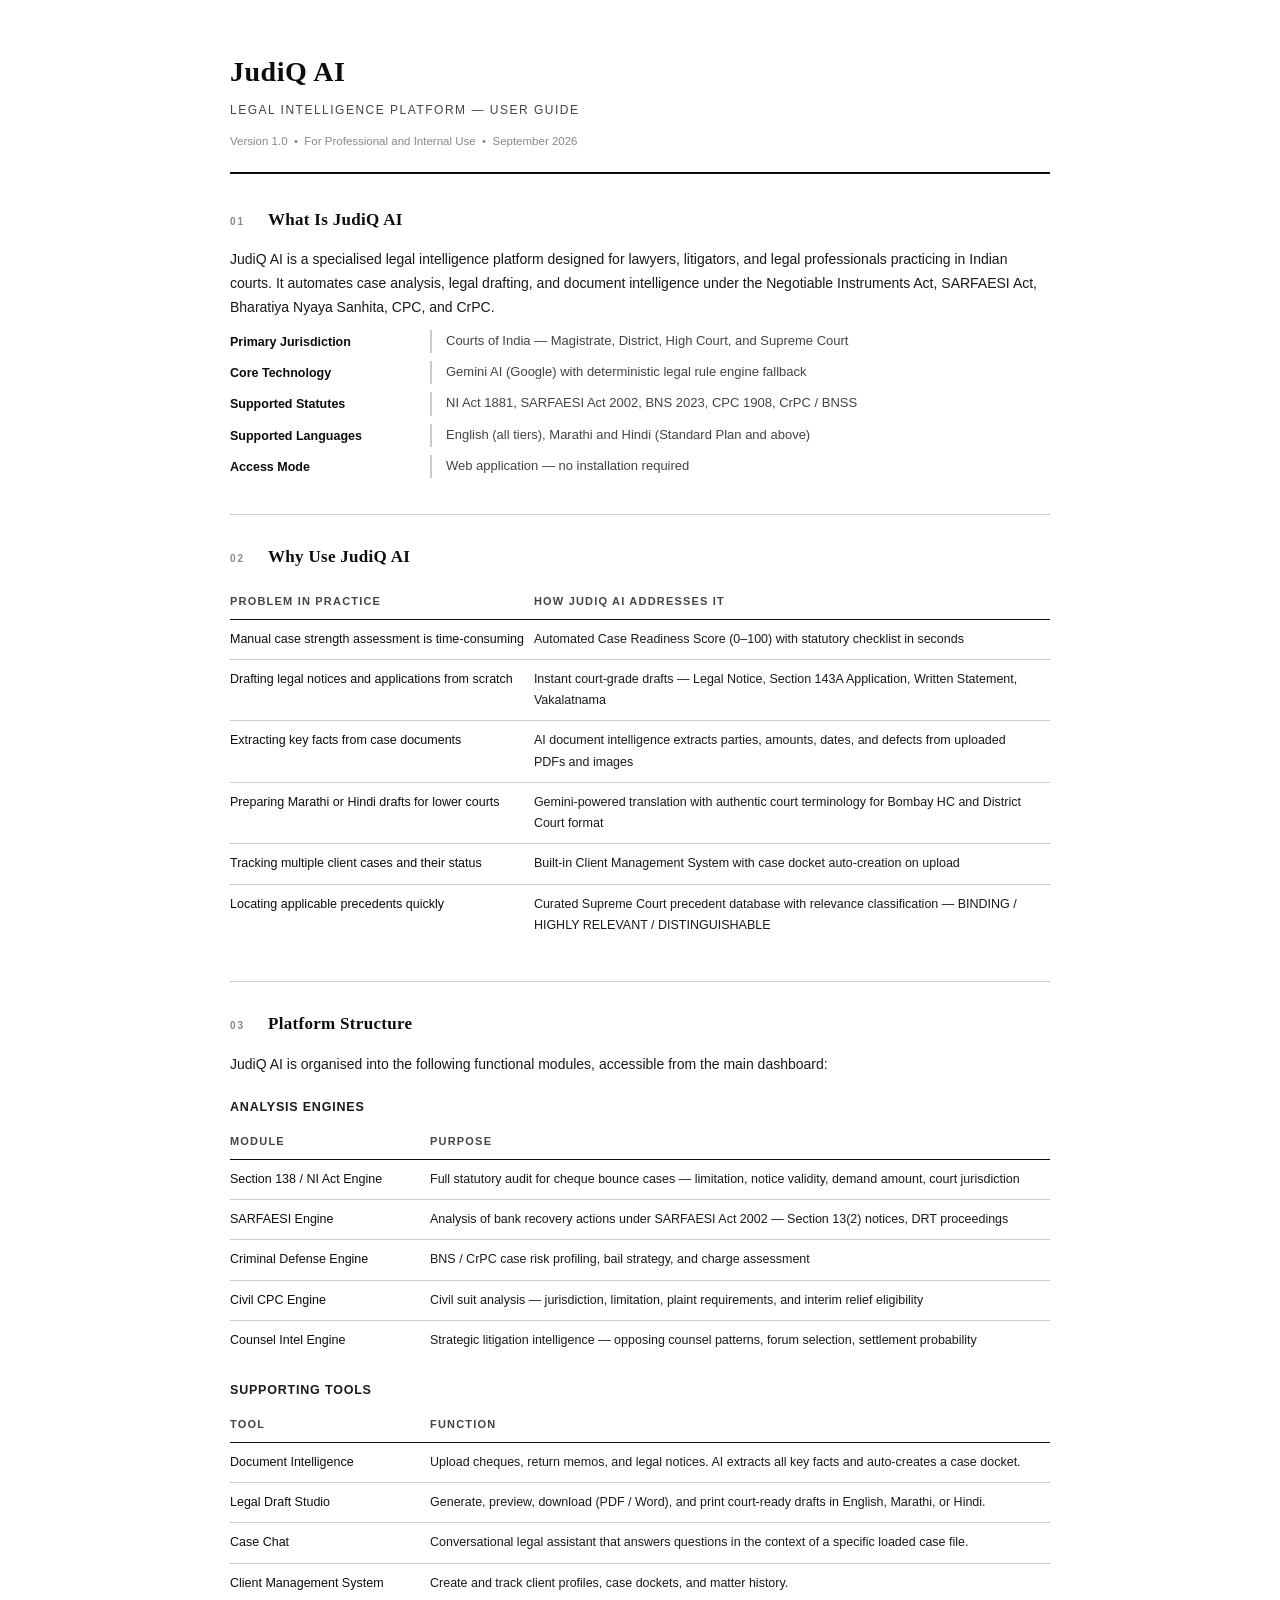
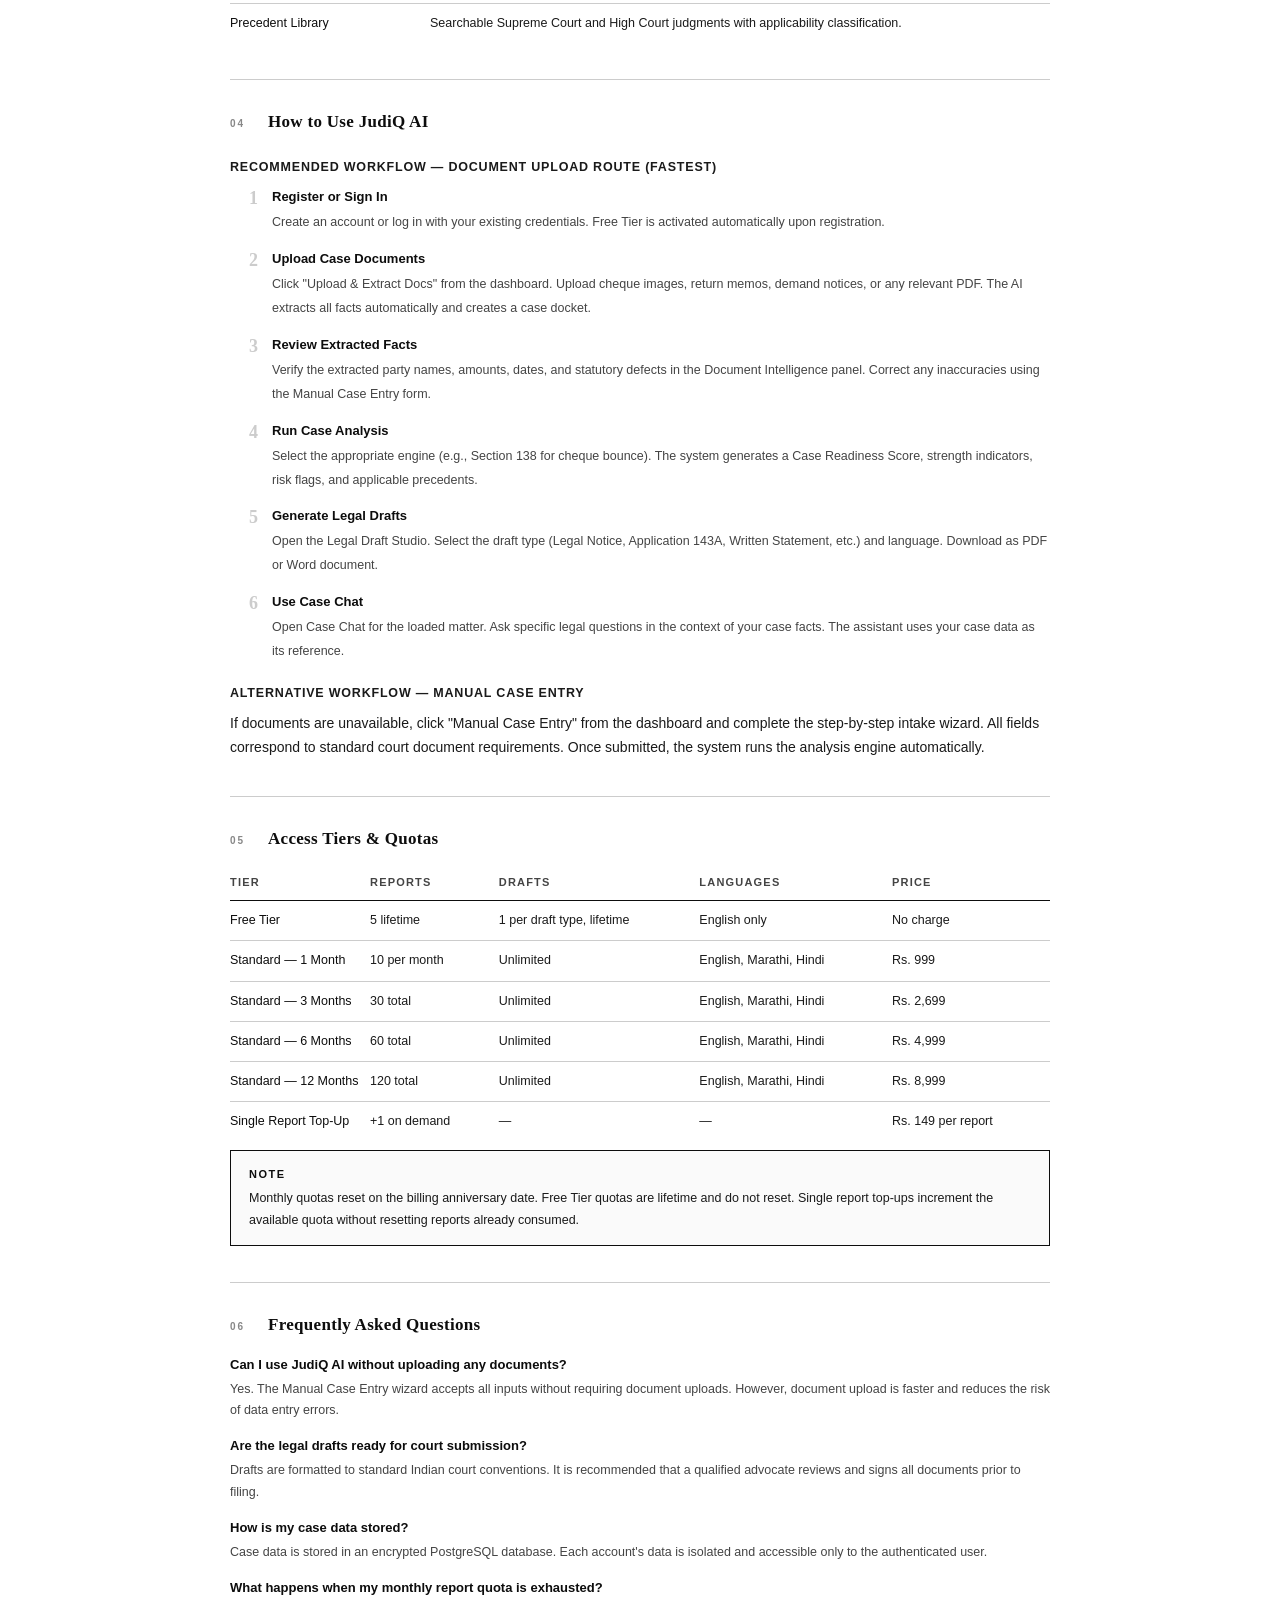
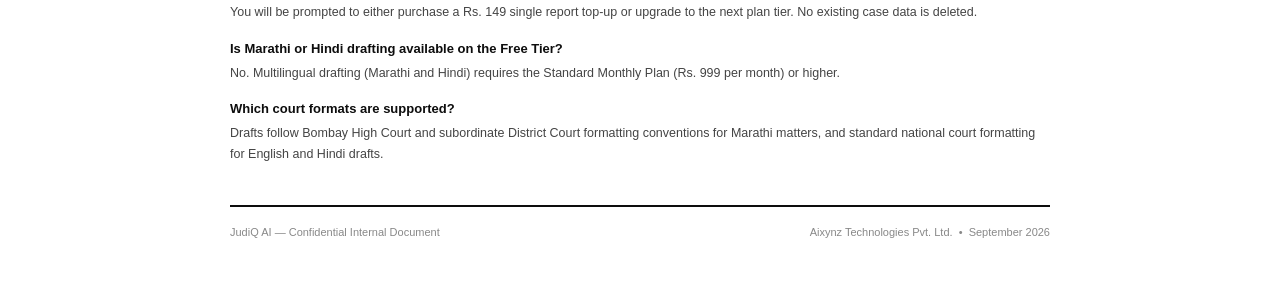
<file: frontend/user_guide.html>
<!DOCTYPE html>
<html lang="en">
<head>
  <meta charset="UTF-8" />
  <meta name="viewport" content="width=device-width, initial-scale=1.0" />
  <title>JudiQ AI — User Guide</title>
  <style>
    *, *::before, *::after { box-sizing: border-box; margin: 0; padding: 0; }

    @import url('https://fonts.googleapis.com/css2?family=EB+Garamond:ital,wght@0,400;0,600;1,400&family=Inter:wght@400;500;600&display=swap');

    :root {
      --black: #0d0d0d;
      --dark:  #1a1a1a;
      --mid:   #444;
      --light: #888;
      --rule:  #ccc;
      --bg:    #ffffff;
      --paper: #fafafa;
    }

    body {
      font-family: 'Inter', 'Helvetica Neue', Arial, sans-serif;
      background: var(--bg);
      color: var(--black);
      font-size: 14px;
      line-height: 1.7;
      padding: 48px 24px;
    }

    /* ── Page wrapper ─────────────────────────────────────────── */
    .page {
      max-width: 820px;
      margin: 0 auto;
    }

    /* ── Header ───────────────────────────────────────────────── */
    header {
      border-bottom: 2px solid var(--black);
      padding-bottom: 20px;
      margin-bottom: 32px;
    }

    .product-name {
      font-family: 'EB Garamond', Georgia, serif;
      font-size: 28px;
      font-weight: 600;
      letter-spacing: 0.5px;
      color: var(--black);
    }

    .product-tagline {
      font-size: 12px;
      color: var(--mid);
      letter-spacing: 1.5px;
      text-transform: uppercase;
      margin-top: 4px;
    }

    .doc-meta {
      margin-top: 12px;
      font-size: 11.5px;
      color: var(--light);
    }

    /* ── Section ──────────────────────────────────────────────── */
    section {
      margin-bottom: 36px;
    }

    section + section {
      border-top: 1px solid var(--rule);
      padding-top: 28px;
    }

    h2 {
      font-family: 'EB Garamond', Georgia, serif;
      font-size: 17px;
      font-weight: 600;
      letter-spacing: 0.3px;
      color: var(--black);
      margin-bottom: 14px;
      display: flex;
      align-items: baseline;
      gap: 10px;
    }

    h2 .sec-num {
      font-family: 'Inter', sans-serif;
      font-size: 10px;
      font-weight: 600;
      letter-spacing: 2px;
      color: var(--light);
      text-transform: uppercase;
      min-width: 28px;
    }

    h3 {
      font-size: 12.5px;
      font-weight: 600;
      letter-spacing: 0.8px;
      text-transform: uppercase;
      color: var(--dark);
      margin-top: 20px;
      margin-bottom: 8px;
    }

    p {
      color: var(--dark);
      margin-bottom: 10px;
    }

    /* ── Definition list (What Is) ────────────────────────────── */
    .def-grid {
      display: grid;
      grid-template-columns: 180px 1fr;
      gap: 8px 20px;
      margin-top: 4px;
    }

    .def-label {
      font-weight: 600;
      font-size: 12.5px;
      color: var(--black);
      padding-top: 2px;
    }

    .def-value {
      font-size: 13px;
      color: var(--mid);
      border-left: 2px solid var(--rule);
      padding-left: 14px;
    }

    /* ── Feature table ────────────────────────────────────────── */
    table {
      width: 100%;
      border-collapse: collapse;
      font-size: 12.5px;
      margin-top: 4px;
    }

    thead tr {
      border-bottom: 1.5px solid var(--black);
    }

    th {
      text-align: left;
      font-weight: 600;
      font-size: 11px;
      letter-spacing: 1.2px;
      text-transform: uppercase;
      color: var(--mid);
      padding: 6px 10px 8px 0;
    }

    td {
      padding: 9px 10px 9px 0;
      vertical-align: top;
      color: var(--dark);
      border-bottom: 1px solid var(--rule);
    }

    td:first-child {
      font-weight: 500;
      white-space: nowrap;
      color: var(--black);
      width: 200px;
    }

    tr:last-child td { border-bottom: none; }

    /* ── Ordered steps ────────────────────────────────────────── */
    .steps {
      counter-reset: step;
      list-style: none;
    }

    .steps li {
      counter-increment: step;
      display: grid;
      grid-template-columns: 28px 1fr;
      gap: 0 14px;
      margin-bottom: 14px;
      align-items: start;
    }

    .steps li::before {
      content: counter(step);
      font-family: 'EB Garamond', Georgia, serif;
      font-size: 18px;
      color: var(--rule);
      font-weight: 600;
      line-height: 1.4;
      text-align: right;
    }

    .step-body strong {
      display: block;
      font-size: 13px;
      font-weight: 600;
      color: var(--black);
      margin-bottom: 2px;
    }

    .step-body span {
      font-size: 12.5px;
      color: var(--mid);
    }

    /* ── Tier table ───────────────────────────────────────────── */
    .tier-table td:first-child { width: 140px; }

    /* ── Notice box ───────────────────────────────────────────── */
    .notice {
      border: 1px solid var(--black);
      padding: 14px 18px;
      margin-top: 8px;
      font-size: 12.5px;
      color: var(--dark);
      background: var(--paper);
    }

    .notice strong {
      display: block;
      font-size: 11px;
      letter-spacing: 1.5px;
      text-transform: uppercase;
      color: var(--black);
      margin-bottom: 5px;
    }

    /* ── FAQ ──────────────────────────────────────────────────── */
    .faq-item {
      margin-bottom: 14px;
    }

    .faq-q {
      font-weight: 600;
      font-size: 13px;
      color: var(--black);
      margin-bottom: 3px;
    }

    .faq-a {
      font-size: 12.5px;
      color: var(--mid);
    }

    /* ── Footer ───────────────────────────────────────────────── */
    footer {
      border-top: 2px solid var(--black);
      margin-top: 40px;
      padding-top: 16px;
      font-size: 11px;
      color: var(--light);
      display: flex;
      justify-content: space-between;
      flex-wrap: wrap;
      gap: 6px;
    }
  </style>
</head>
<body>
<div class="page">

  <!-- ── Header ─────────────────────────────────────────────── -->
  <header>
    <div class="product-name">JudiQ AI</div>
    <div class="product-tagline">Legal Intelligence Platform — User Guide</div>
    <div class="doc-meta">Version 1.0 &nbsp;&bull;&nbsp; For Professional and Internal Use &nbsp;&bull;&nbsp; September 2026</div>
  </header>

  <!-- ── 1. What Is JudiQ AI ────────────────────────────────── -->
  <section>
    <h2><span class="sec-num">01</span>What Is JudiQ AI</h2>
    <p>
      JudiQ AI is a specialised legal intelligence platform designed for lawyers, litigators,
      and legal professionals practicing in Indian courts. It automates case analysis, legal
      drafting, and document intelligence under the Negotiable Instruments Act, SARFAESI Act,
      Bharatiya Nyaya Sanhita, CPC, and CrPC.
    </p>
    <div class="def-grid">
      <div class="def-label">Primary Jurisdiction</div>
      <div class="def-value">Courts of India — Magistrate, District, High Court, and Supreme Court</div>

      <div class="def-label">Core Technology</div>
      <div class="def-value">Gemini AI (Google) with deterministic legal rule engine fallback</div>

      <div class="def-label">Supported Statutes</div>
      <div class="def-value">NI Act 1881, SARFAESI Act 2002, BNS 2023, CPC 1908, CrPC / BNSS</div>

      <div class="def-label">Supported Languages</div>
      <div class="def-value">English (all tiers), Marathi and Hindi (Standard Plan and above)</div>

      <div class="def-label">Access Mode</div>
      <div class="def-value">Web application — no installation required</div>
    </div>
  </section>

  <!-- ── 2. Why Use JudiQ AI ────────────────────────────────── -->
  <section>
    <h2><span class="sec-num">02</span>Why Use JudiQ AI</h2>
    <table>
      <thead>
        <tr>
          <th>Problem in Practice</th>
          <th>How JudiQ AI Addresses It</th>
        </tr>
      </thead>
      <tbody>
        <tr>
          <td>Manual case strength assessment is time-consuming</td>
          <td>Automated Case Readiness Score (0–100) with statutory checklist in seconds</td>
        </tr>
        <tr>
          <td>Drafting legal notices and applications from scratch</td>
          <td>Instant court-grade drafts — Legal Notice, Section 143A Application, Written Statement, Vakalatnama</td>
        </tr>
        <tr>
          <td>Extracting key facts from case documents</td>
          <td>AI document intelligence extracts parties, amounts, dates, and defects from uploaded PDFs and images</td>
        </tr>
        <tr>
          <td>Preparing Marathi or Hindi drafts for lower courts</td>
          <td>Gemini-powered translation with authentic court terminology for Bombay HC and District Court format</td>
        </tr>
        <tr>
          <td>Tracking multiple client cases and their status</td>
          <td>Built-in Client Management System with case docket auto-creation on upload</td>
        </tr>
        <tr>
          <td>Locating applicable precedents quickly</td>
          <td>Curated Supreme Court precedent database with relevance classification — BINDING / HIGHLY RELEVANT / DISTINGUISHABLE</td>
        </tr>
      </tbody>
    </table>
  </section>

  <!-- ── 3. Platform Structure ──────────────────────────────── -->
  <section>
    <h2><span class="sec-num">03</span>Platform Structure</h2>
    <p>JudiQ AI is organised into the following functional modules, accessible from the main dashboard:</p>

    <h3>Analysis Engines</h3>
    <table>
      <thead>
        <tr><th>Module</th><th>Purpose</th></tr>
      </thead>
      <tbody>
        <tr>
          <td>Section 138 / NI Act Engine</td>
          <td>Full statutory audit for cheque bounce cases — limitation, notice validity, demand amount, court jurisdiction</td>
        </tr>
        <tr>
          <td>SARFAESI Engine</td>
          <td>Analysis of bank recovery actions under SARFAESI Act 2002 — Section 13(2) notices, DRT proceedings</td>
        </tr>
        <tr>
          <td>Criminal Defense Engine</td>
          <td>BNS / CrPC case risk profiling, bail strategy, and charge assessment</td>
        </tr>
        <tr>
          <td>Civil CPC Engine</td>
          <td>Civil suit analysis — jurisdiction, limitation, plaint requirements, and interim relief eligibility</td>
        </tr>
        <tr>
          <td>Counsel Intel Engine</td>
          <td>Strategic litigation intelligence — opposing counsel patterns, forum selection, settlement probability</td>
        </tr>
      </tbody>
    </table>

    <h3>Supporting Tools</h3>
    <table>
      <thead>
        <tr><th>Tool</th><th>Function</th></tr>
      </thead>
      <tbody>
        <tr>
          <td>Document Intelligence</td>
          <td>Upload cheques, return memos, and legal notices. AI extracts all key facts and auto-creates a case docket.</td>
        </tr>
        <tr>
          <td>Legal Draft Studio</td>
          <td>Generate, preview, download (PDF / Word), and print court-ready drafts in English, Marathi, or Hindi.</td>
        </tr>
        <tr>
          <td>Case Chat</td>
          <td>Conversational legal assistant that answers questions in the context of a specific loaded case file.</td>
        </tr>
        <tr>
          <td>Client Management System</td>
          <td>Create and track client profiles, case dockets, and matter history.</td>
        </tr>
        <tr>
          <td>Precedent Library</td>
          <td>Searchable Supreme Court and High Court judgments with applicability classification.</td>
        </tr>
      </tbody>
    </table>
  </section>

  <!-- ── 4. How to Use JudiQ AI ─────────────────────────────── -->
  <section>
    <h2><span class="sec-num">04</span>How to Use JudiQ AI</h2>

    <h3>Recommended Workflow — Document Upload Route (Fastest)</h3>
    <ol class="steps">
      <li>
        <div class="step-body">
          <strong>Register or Sign In</strong>
          <span>Create an account or log in with your existing credentials. Free Tier is activated automatically upon registration.</span>
        </div>
      </li>
      <li>
        <div class="step-body">
          <strong>Upload Case Documents</strong>
          <span>Click "Upload &amp; Extract Docs" from the dashboard. Upload cheque images, return memos, demand notices, or any relevant PDF. The AI extracts all facts automatically and creates a case docket.</span>
        </div>
      </li>
      <li>
        <div class="step-body">
          <strong>Review Extracted Facts</strong>
          <span>Verify the extracted party names, amounts, dates, and statutory defects in the Document Intelligence panel. Correct any inaccuracies using the Manual Case Entry form.</span>
        </div>
      </li>
      <li>
        <div class="step-body">
          <strong>Run Case Analysis</strong>
          <span>Select the appropriate engine (e.g., Section 138 for cheque bounce). The system generates a Case Readiness Score, strength indicators, risk flags, and applicable precedents.</span>
        </div>
      </li>
      <li>
        <div class="step-body">
          <strong>Generate Legal Drafts</strong>
          <span>Open the Legal Draft Studio. Select the draft type (Legal Notice, Application 143A, Written Statement, etc.) and language. Download as PDF or Word document.</span>
        </div>
      </li>
      <li>
        <div class="step-body">
          <strong>Use Case Chat</strong>
          <span>Open Case Chat for the loaded matter. Ask specific legal questions in the context of your case facts. The assistant uses your case data as its reference.</span>
        </div>
      </li>
    </ol>

    <h3>Alternative Workflow — Manual Case Entry</h3>
    <p>
      If documents are unavailable, click "Manual Case Entry" from the dashboard and complete the
      step-by-step intake wizard. All fields correspond to standard court document requirements.
      Once submitted, the system runs the analysis engine automatically.
    </p>
  </section>

  <!-- ── 5. Access Tiers ─────────────────────────────────────── -->
  <section>
    <h2><span class="sec-num">05</span>Access Tiers &amp; Quotas</h2>
    <table class="tier-table">
      <thead>
        <tr>
          <th>Tier</th>
          <th>Reports</th>
          <th>Drafts</th>
          <th>Languages</th>
          <th>Price</th>
        </tr>
      </thead>
      <tbody>
        <tr>
          <td>Free Tier</td>
          <td>5 lifetime</td>
          <td>1 per draft type, lifetime</td>
          <td>English only</td>
          <td>No charge</td>
        </tr>
        <tr>
          <td>Standard — 1 Month</td>
          <td>10 per month</td>
          <td>Unlimited</td>
          <td>English, Marathi, Hindi</td>
          <td>Rs. 999</td>
        </tr>
        <tr>
          <td>Standard — 3 Months</td>
          <td>30 total</td>
          <td>Unlimited</td>
          <td>English, Marathi, Hindi</td>
          <td>Rs. 2,699</td>
        </tr>
        <tr>
          <td>Standard — 6 Months</td>
          <td>60 total</td>
          <td>Unlimited</td>
          <td>English, Marathi, Hindi</td>
          <td>Rs. 4,999</td>
        </tr>
        <tr>
          <td>Standard — 12 Months</td>
          <td>120 total</td>
          <td>Unlimited</td>
          <td>English, Marathi, Hindi</td>
          <td>Rs. 8,999</td>
        </tr>
        <tr>
          <td>Single Report Top-Up</td>
          <td>+1 on demand</td>
          <td>—</td>
          <td>—</td>
          <td>Rs. 149 per report</td>
        </tr>
      </tbody>
    </table>

    <div class="notice">
      <strong>Note</strong>
      Monthly quotas reset on the billing anniversary date. Free Tier quotas are lifetime and
      do not reset. Single report top-ups increment the available quota without resetting
      reports already consumed.
    </div>
  </section>

  <!-- ── 6. Frequently Asked Questions ─────────────────────── -->
  <section>
    <h2><span class="sec-num">06</span>Frequently Asked Questions</h2>

    <div class="faq-item">
      <div class="faq-q">Can I use JudiQ AI without uploading any documents?</div>
      <div class="faq-a">Yes. The Manual Case Entry wizard accepts all inputs without requiring document uploads. However, document upload is faster and reduces the risk of data entry errors.</div>
    </div>

    <div class="faq-item">
      <div class="faq-q">Are the legal drafts ready for court submission?</div>
      <div class="faq-a">Drafts are formatted to standard Indian court conventions. It is recommended that a qualified advocate reviews and signs all documents prior to filing.</div>
    </div>

    <div class="faq-item">
      <div class="faq-q">How is my case data stored?</div>
      <div class="faq-a">Case data is stored in an encrypted PostgreSQL database. Each account's data is isolated and accessible only to the authenticated user.</div>
    </div>

    <div class="faq-item">
      <div class="faq-q">What happens when my monthly report quota is exhausted?</div>
      <div class="faq-a">You will be prompted to either purchase a Rs. 149 single report top-up or upgrade to the next plan tier. No existing case data is deleted.</div>
    </div>

    <div class="faq-item">
      <div class="faq-q">Is Marathi or Hindi drafting available on the Free Tier?</div>
      <div class="faq-a">No. Multilingual drafting (Marathi and Hindi) requires the Standard Monthly Plan (Rs. 999 per month) or higher.</div>
    </div>

    <div class="faq-item">
      <div class="faq-q">Which court formats are supported?</div>
      <div class="faq-a">Drafts follow Bombay High Court and subordinate District Court formatting conventions for Marathi matters, and standard national court formatting for English and Hindi drafts.</div>
    </div>
  </section>

  <!-- ── Footer ──────────────────────────────────────────────── -->
  <footer>
    <span>JudiQ AI — Confidential Internal Document</span>
    <span>Aixynz Technologies Pvt. Ltd. &nbsp;&bull;&nbsp; September 2026</span>
  </footer>

</div>
</body>
</html>
</file>
